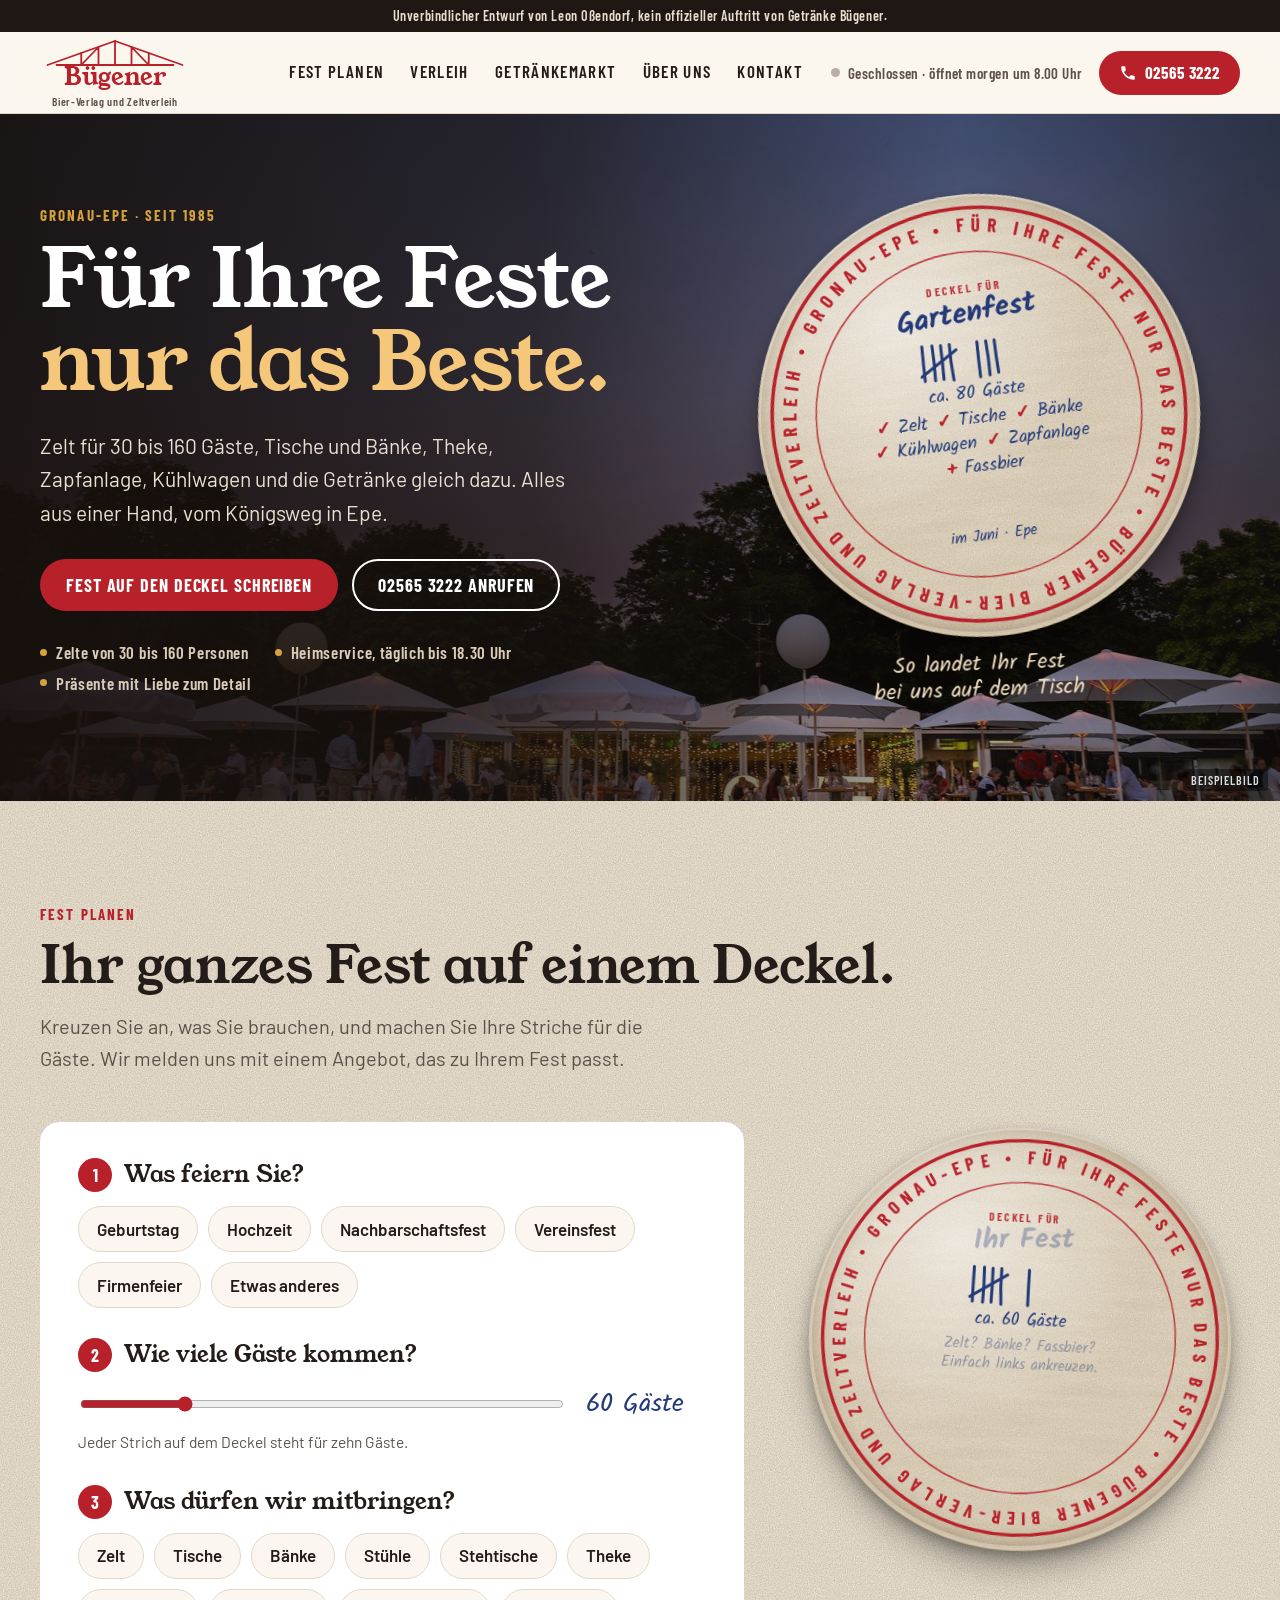
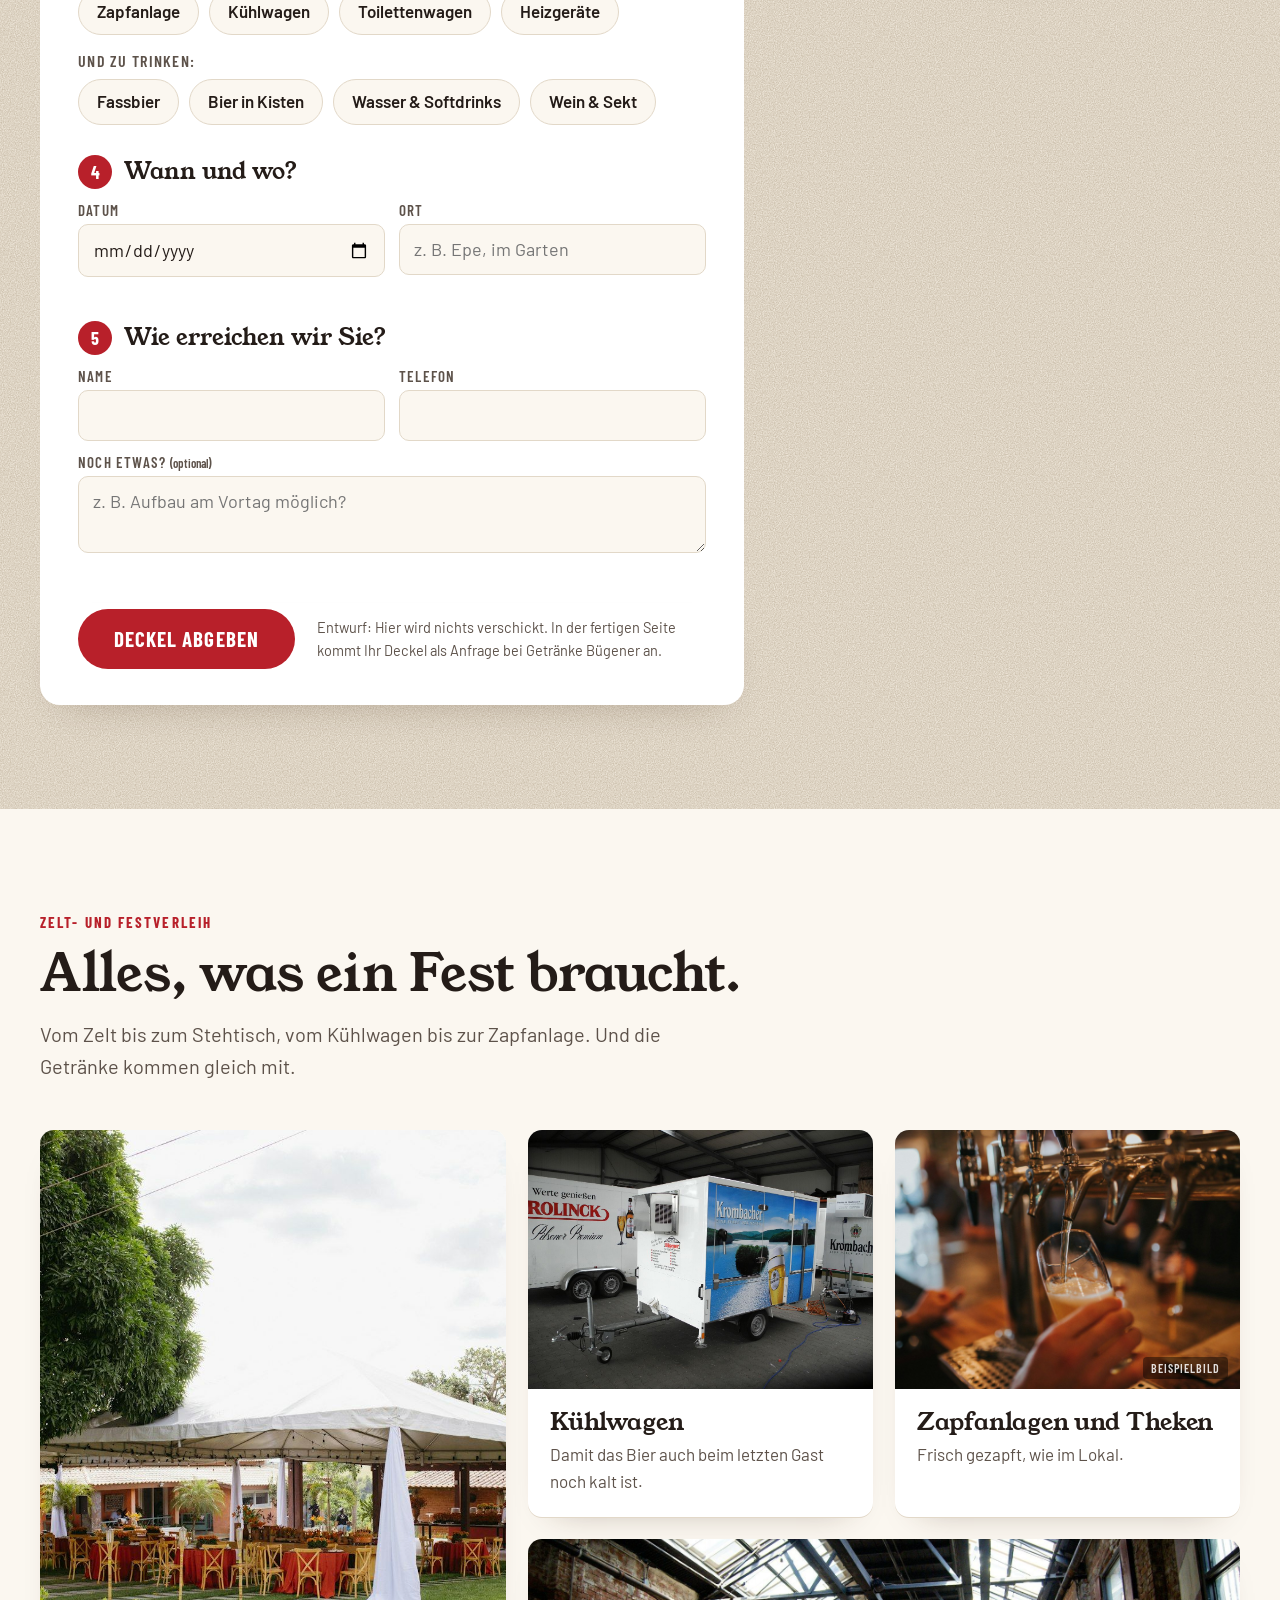
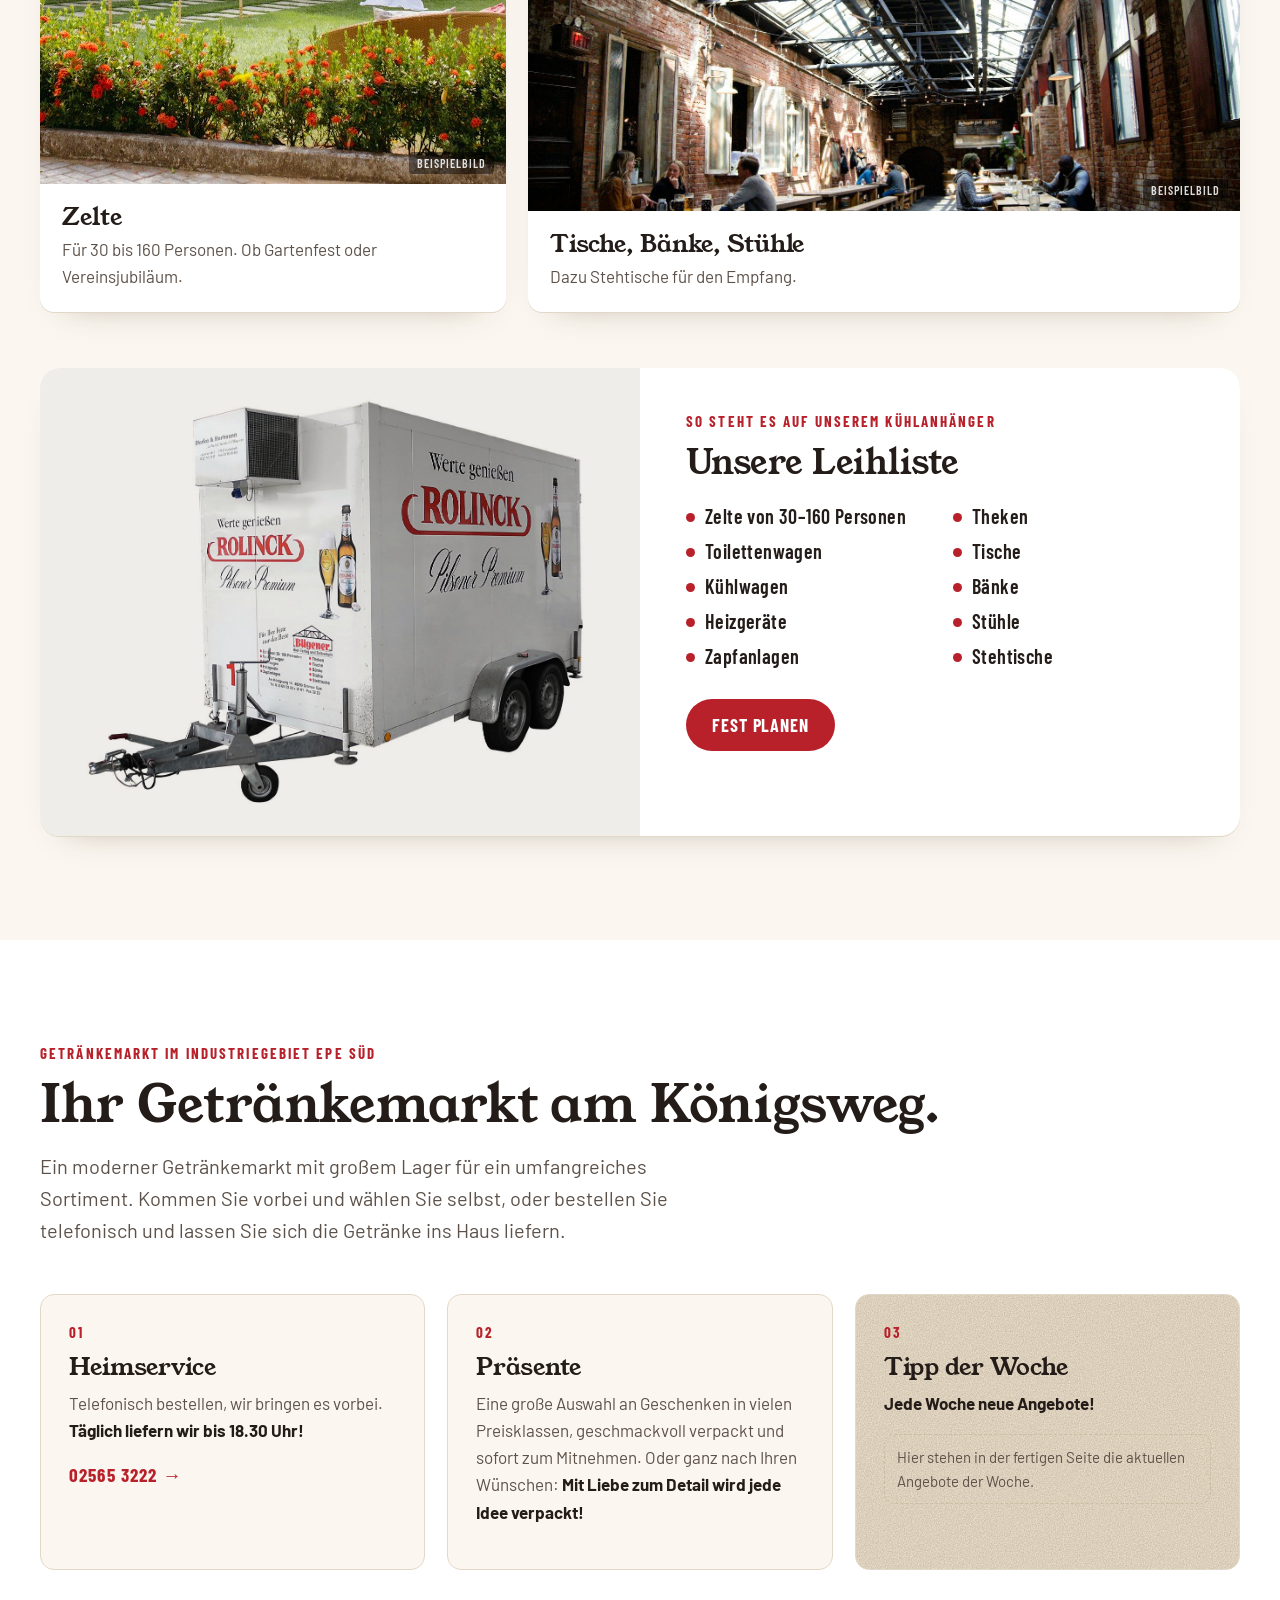
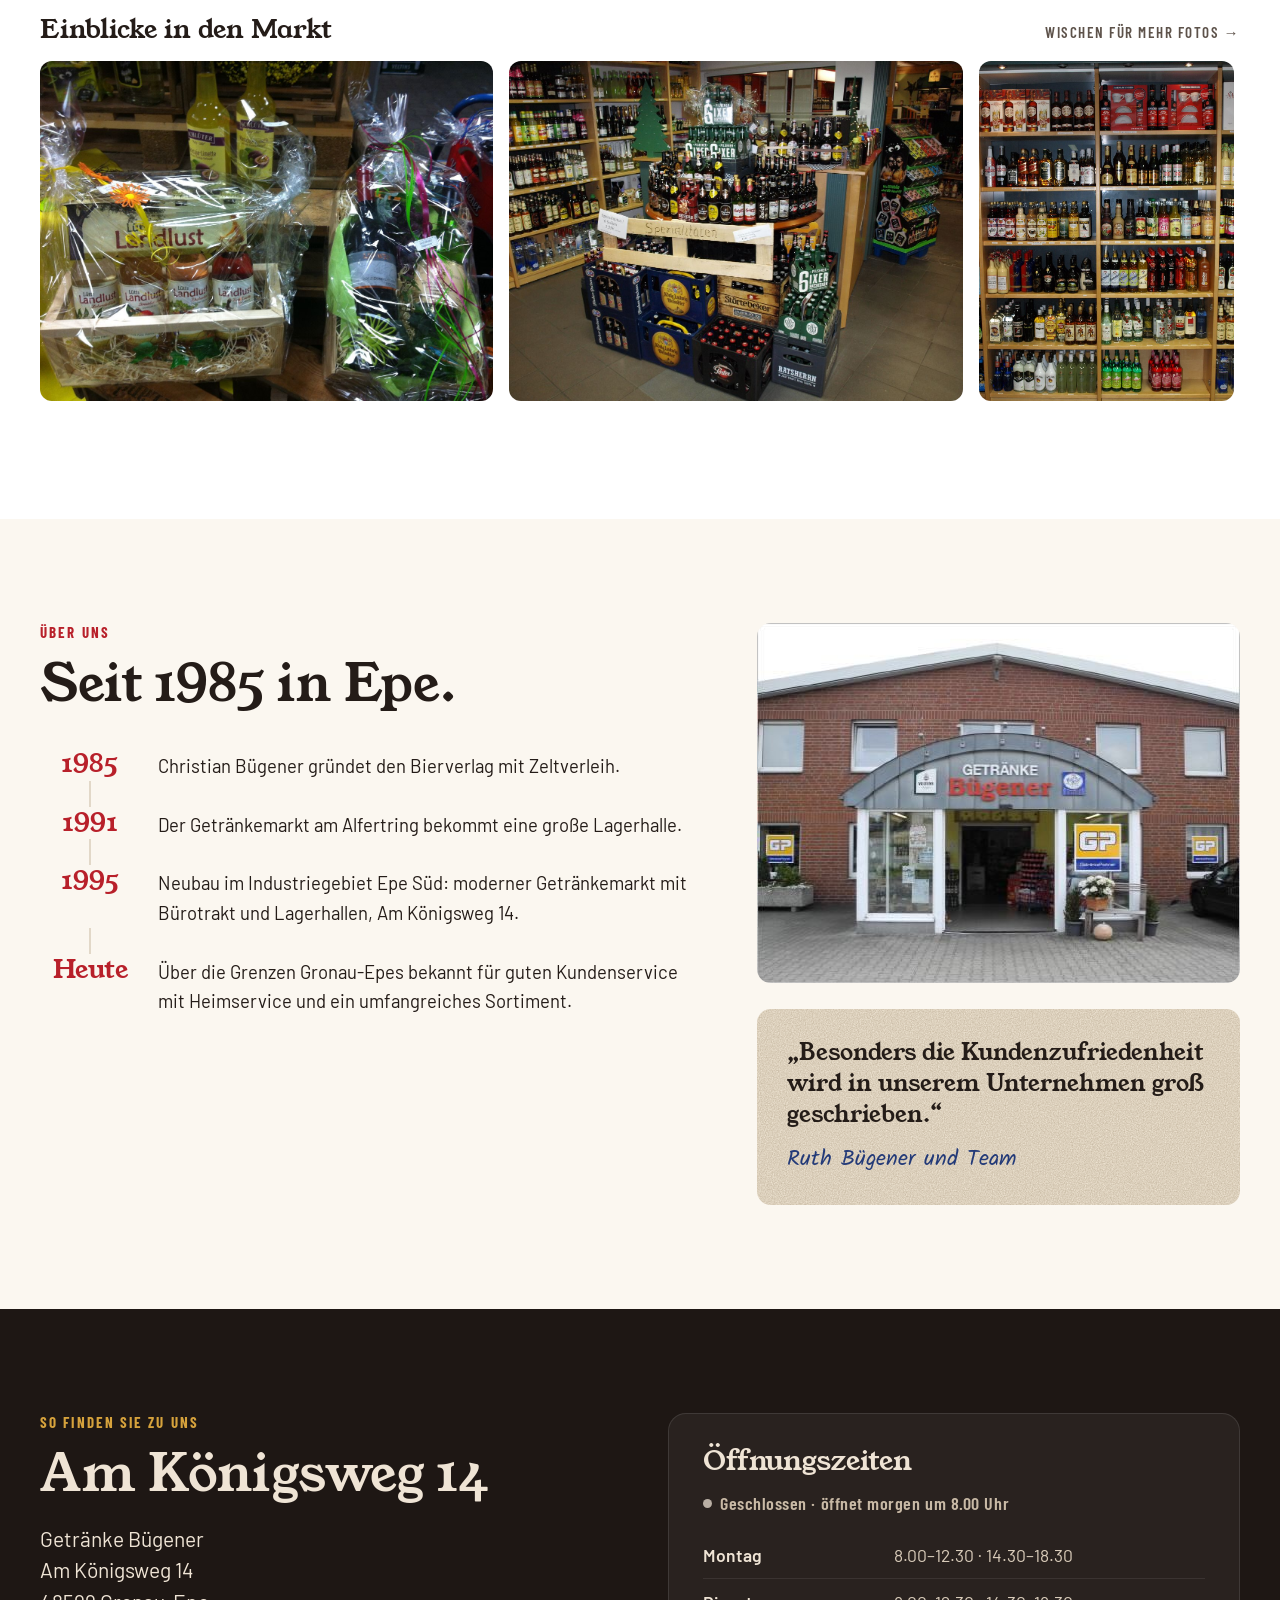
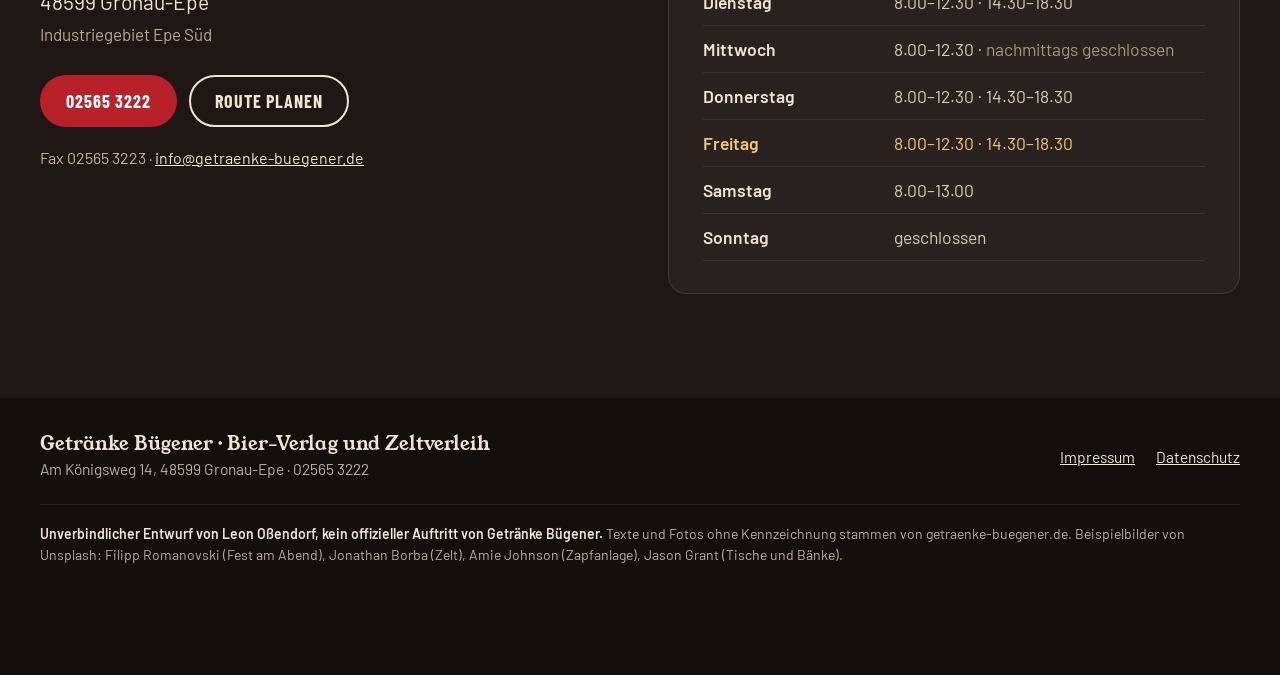
<file: index.html>
<!doctype html>
<html lang="de-DE">
<head>
<meta charset="utf-8">
<meta name="viewport" content="width=device-width, initial-scale=1">
<meta name="robots" content="noindex,nofollow">
<title>Getränke Bügener · Bier-Verlag und Zeltverleih in Gronau-Epe (Entwurf)</title>
<meta name="description" content="Unverbindlicher Entwurf: Zelte für 30 bis 160 Personen, Tische, Bänke, Theken, Zapfanlagen, Kühlwagen und Getränke aus einer Hand. Getränke Bügener, Am Königsweg 14, Gronau-Epe.">
<link rel="preload" href="fonts/youngserif.woff2" as="font" type="font/woff2" crossorigin>
<link rel="preload" href="fonts/kalam-400.woff2" as="font" type="font/woff2" crossorigin>
<link rel="stylesheet" href="css/style.css">
<link rel="icon" href="data:image/svg+xml,%3Csvg xmlns='http://www.w3.org/2000/svg' viewBox='0 0 64 64'%3E%3Ccircle cx='32' cy='32' r='30' fill='%23F3EADB' stroke='%23B8202A' stroke-width='5'/%3E%3Cpath d='M14 34 L32 18 L50 34' fill='none' stroke='%23B8202A' stroke-width='4'/%3E%3Cpath d='M22 44h20' stroke='%23B8202A' stroke-width='4'/%3E%3C/svg%3E">
</head>
<body>

<div class="entwurf-band">Unverbindlicher Entwurf von Leon Oßendorf, kein offizieller Auftritt von Getränke Bügener.</div>

<header class="kopf">
  <div class="wrap kopf-in">
    <a class="logo" href="#top" aria-label="Getränke Bügener, zur Startseite">
      <svg viewBox="0 0 200 74" aria-hidden="true">
        <g fill="none" stroke="currentColor" stroke-width="2.4" stroke-linejoin="round" stroke-linecap="round" class="logo-dach">
          <path d="M10 36 L100 4 L190 36"/>
          <path d="M22 36 H178"/>
          <path d="M100 4 V36 M55 20 V36 M145 20 V36 M55 36 L78 12 M145 36 L122 12 M78 12 V36 M122 12 V36"/>
        </g>
        <text x="100" y="62" text-anchor="middle" class="logo-name">Bügener</text>
      </svg>
      <span class="logo-unter">Bier-Verlag und Zeltverleih</span>
    </a>
    <nav class="nav" aria-label="Hauptnavigation">
      <a href="#deckel">Fest planen</a>
      <a href="#verleih">Verleih</a>
      <a href="#markt">Getränkemarkt</a>
      <a href="#ueber">Über uns</a>
      <a href="#kontakt">Kontakt</a>
    </nav>
    <div class="kopf-rechts">
      <span class="offen" data-offen><i></i><span>Öffnungszeiten</span></span>
      <a class="btn btn-rot btn-klein" href="tel:+4925653222"><svg viewBox="0 0 24 24" aria-hidden="true"><path d="M6.6 10.8a15.1 15.1 0 0 0 6.6 6.6l2.2-2.2c.3-.3.7-.4 1-.2 1.1.4 2.3.6 3.6.6.6 0 1 .4 1 1V20c0 .6-.4 1-1 1A17 17 0 0 1 3 4c0-.6.4-1 1-1h3.5c.6 0 1 .4 1 1 0 1.3.2 2.5.6 3.6.1.3 0 .7-.2 1z" fill="currentColor"/></svg>02565 3222</a>
    </div>
  </div>
</header>

<main id="top">

<!-- HERO -->
<section class="hero">
  <div class="hero-bild" role="img" aria-label="Abendliches Gartenfest mit weißen Schirmen und Zelten"><span class="bsp">Beispielbild</span></div>
  <div class="wrap hero-in">
    <div class="hero-text">
      <p class="kicker">Gronau-Epe · seit 1985</p>
      <h1>Für Ihre Feste <span>nur das Beste.</span></h1>
      <p class="hero-lead">Zelt für 30 bis 160 Gäste, Tische und Bänke, Theke, Zapfanlage, Kühlwagen und die Getränke gleich dazu. Alles aus einer Hand, vom Königsweg in Epe.</p>
      <div class="hero-cta">
        <a class="btn btn-rot" href="#deckel">Fest auf den Deckel schreiben</a>
        <a class="btn btn-hell" href="tel:+4925653222">02565 3222 anrufen</a>
      </div>
      <ul class="hero-punkte">
        <li>Zelte von 30 bis 160 Personen</li>
        <li>Heimservice, täglich bis 18.30 Uhr</li>
        <li>Präsente mit Liebe zum Detail</li>
      </ul>
    </div>
    <div class="hero-deckel">
      <div class="deckel deckel-hero" data-deckel="beispiel" aria-label="Beispiel: ein ausgefüllter Bierdeckel mit Gästezahl und Leihartikeln"></div>
      <p class="hand hero-notiz">So landet Ihr Fest<br>bei uns auf dem Tisch</p>
    </div>
  </div>
</section>

<!-- FESTDECKEL -->
<section class="sektion deckel-sektion" id="deckel">
  <div class="wrap">
    <div class="sektion-kopf">
      <p class="kicker kicker-rot">Fest planen</p>
      <h2>Ihr ganzes Fest auf einem Deckel.</h2>
      <p class="lead">Kreuzen Sie an, was Sie brauchen, und machen Sie Ihre Striche für die Gäste. Wir melden uns mit einem Angebot, das zu Ihrem Fest passt.</p>
    </div>

    <form class="planer" id="planer" novalidate>
      <div class="planer-form">
        <fieldset class="schritt">
          <legend><b>1</b> Was feiern Sie?</legend>
          <div class="chips" data-gruppe="anlass" role="radiogroup">
            <label><input type="radio" name="anlass" value="Geburtstag"><span>Geburtstag</span></label>
            <label><input type="radio" name="anlass" value="Hochzeit"><span>Hochzeit</span></label>
            <label><input type="radio" name="anlass" value="Nachbarschaftsfest"><span>Nachbarschaftsfest</span></label>
            <label><input type="radio" name="anlass" value="Vereinsfest"><span>Vereinsfest</span></label>
            <label><input type="radio" name="anlass" value="Firmenfeier"><span>Firmenfeier</span></label>
            <label><input type="radio" name="anlass" value="Fest"><span>Etwas anderes</span></label>
          </div>
        </fieldset>

        <fieldset class="schritt">
          <legend><b>2</b> Wie viele Gäste kommen?</legend>
          <div class="gaeste">
            <input type="range" id="gaeste" name="gaeste" min="10" max="250" step="10" value="60" aria-describedby="gaeste-wert">
            <output id="gaeste-wert" for="gaeste">60 Gäste</output>
          </div>
          <p class="hinweis" id="gaeste-hinweis">Jeder Strich auf dem Deckel steht für zehn Gäste.</p>
        </fieldset>

        <fieldset class="schritt">
          <legend><b>3</b> Was dürfen wir mitbringen?</legend>
          <div class="chips chips-verleih" data-gruppe="verleih">
            <label><input type="checkbox" name="verleih" value="Zelt"><span>Zelt</span></label>
            <label><input type="checkbox" name="verleih" value="Tische"><span>Tische</span></label>
            <label><input type="checkbox" name="verleih" value="Bänke"><span>Bänke</span></label>
            <label><input type="checkbox" name="verleih" value="Stühle"><span>Stühle</span></label>
            <label><input type="checkbox" name="verleih" value="Stehtische"><span>Stehtische</span></label>
            <label><input type="checkbox" name="verleih" value="Theke"><span>Theke</span></label>
            <label><input type="checkbox" name="verleih" value="Zapfanlage"><span>Zapfanlage</span></label>
            <label><input type="checkbox" name="verleih" value="Kühlwagen"><span>Kühlwagen</span></label>
            <label><input type="checkbox" name="verleih" value="Toilettenwagen"><span>Toilettenwagen</span></label>
            <label><input type="checkbox" name="verleih" value="Heizgeräte"><span>Heizgeräte</span></label>
          </div>
          <p class="unter-legend">Und zu trinken:</p>
          <div class="chips" data-gruppe="getraenke">
            <label><input type="checkbox" name="getraenke" value="Fassbier"><span>Fassbier</span></label>
            <label><input type="checkbox" name="getraenke" value="Bier in Kisten"><span>Bier in Kisten</span></label>
            <label><input type="checkbox" name="getraenke" value="Wasser &amp; Softdrinks"><span>Wasser &amp; Softdrinks</span></label>
            <label><input type="checkbox" name="getraenke" value="Wein &amp; Sekt"><span>Wein &amp; Sekt</span></label>
          </div>
        </fieldset>

        <fieldset class="schritt">
          <legend><b>4</b> Wann und wo?</legend>
          <div class="felder">
            <label class="feld"><span>Datum</span><input type="date" name="datum" id="datum"></label>
            <label class="feld"><span>Ort</span><input type="text" name="ort" id="ort" placeholder="z. B. Epe, im Garten" autocomplete="address-level2"></label>
          </div>
        </fieldset>

        <fieldset class="schritt">
          <legend><b>5</b> Wie erreichen wir Sie?</legend>
          <div class="felder">
            <label class="feld"><span>Name</span><input type="text" name="name" id="name" autocomplete="name"></label>
            <label class="feld"><span>Telefon</span><input type="tel" name="telefon" id="telefon" autocomplete="tel" inputmode="tel"></label>
          </div>
          <label class="feld"><span>Noch etwas? <small>(optional)</small></span><textarea name="nachricht" rows="2" placeholder="z. B. Aufbau am Vortag möglich?"></textarea></label>
        </fieldset>
      </div>

      <aside class="planer-deckel" aria-live="polite">
        <div class="deckel deckel-planer" data-deckel="planer" aria-label="Ihr Deckel mit allen Angaben"></div>
      </aside>

      <div class="planer-abgeben">
        <div class="abgeben">
          <button type="submit" class="btn btn-rot btn-gross">Deckel abgeben</button>
          <p class="entwurf-notiz">Entwurf: Hier wird nichts verschickt. In der fertigen Seite kommt Ihr Deckel als Anfrage bei Getränke Bügener an.</p>
        </div>
        <div class="danke" id="danke" hidden>
          <p class="hand">Danke! Ihr Deckel liegt bei uns auf dem Tisch.</p>
          <p>So würde es auf der fertigen Seite aussehen. Im Entwurf wurde nichts versendet. Lieber sofort sprechen? <a href="tel:+4925653222">02565 3222</a></p>
        </div>
      </div>
    </form>
  </div>
</section>

<!-- VERLEIH -->
<section class="sektion verleih" id="verleih">
  <div class="wrap">
    <div class="sektion-kopf">
      <p class="kicker kicker-rot">Zelt- und Festverleih</p>
      <h2>Alles, was ein Fest braucht.</h2>
      <p class="lead">Vom Zelt bis zum Stehtisch, vom Kühlwagen bis zur Zapfanlage. Und die Getränke kommen gleich mit.</p>
    </div>

    <div class="verleih-grid">
      <figure class="karte karte-gross">
        <div class="karte-bild"><img src="img/bsp-zelt.jpg" alt="Weißes Festzelt mit Tischen auf einer Wiese" loading="lazy" width="1600" height="1067"><span class="bsp">Beispielbild</span></div>
        <figcaption><h3>Zelte</h3><p>Für 30 bis 160 Personen. Ob Gartenfest oder Vereinsjubiläum.</p></figcaption>
      </figure>
      <figure class="karte">
        <div class="karte-bild"><img src="img/kuehlwagen-krombacher.jpg" alt="Kühlanhänger von Getränke Bügener in der Halle" loading="lazy" width="1204" height="903"></div>
        <figcaption><h3>Kühlwagen</h3><p>Damit das Bier auch beim letzten Gast noch kalt ist.</p></figcaption>
      </figure>
      <figure class="karte">
        <div class="karte-bild"><img src="img/bsp-zapfanlage.jpg" alt="Bier wird frisch gezapft" loading="lazy" width="1600" height="1067"><span class="bsp">Beispielbild</span></div>
        <figcaption><h3>Zapfanlagen und Theken</h3><p>Frisch gezapft, wie im Lokal.</p></figcaption>
      </figure>
      <figure class="karte">
        <div class="karte-bild"><img src="img/bsp-garnituren.jpg" alt="Lange Tische und Bänke in einer Festhalle" loading="lazy" width="1600" height="1071"><span class="bsp">Beispielbild</span></div>
        <figcaption><h3>Tische, Bänke, Stühle</h3><p>Dazu Stehtische für den Empfang.</p></figcaption>
      </figure>
    </div>

    <div class="anhaenger">
      <div class="anhaenger-bild">
        <img src="img/kuehlwagen-rolinck.jpg" alt="Kühlanhänger von Getränke Bügener mit Aufschrift" loading="lazy" width="1204" height="963">
      </div>
      <div class="anhaenger-liste">
        <p class="kicker kicker-rot">So steht es auf unserem Kühlanhänger</p>
        <h3>Unsere Leihliste</h3>
        <ul class="leihliste">
          <li>Zelte von 30–160 Personen</li><li>Theken</li>
          <li>Toilettenwagen</li><li>Tische</li>
          <li>Kühlwagen</li><li>Bänke</li>
          <li>Heizgeräte</li><li>Stühle</li>
          <li>Zapfanlagen</li><li>Stehtische</li>
        </ul>
        <a class="btn btn-rot" href="#deckel">Fest planen</a>
      </div>
    </div>
  </div>
</section>

<!-- GETRÄNKEMARKT -->
<section class="sektion markt" id="markt">
  <div class="wrap">
    <div class="sektion-kopf">
      <p class="kicker kicker-rot">Getränkemarkt im Industriegebiet Epe Süd</p>
      <h2>Ihr Getränkemarkt am Königsweg.</h2>
      <p class="lead">Ein moderner Getränkemarkt mit großem Lager für ein umfangreiches Sortiment. Kommen Sie vorbei und wählen Sie selbst, oder bestellen Sie telefonisch und lassen Sie sich die Getränke ins Haus liefern.</p>
    </div>

    <div class="markt-grid">
      <article class="markt-karte">
        <span class="nummer">01</span>
        <h3>Heimservice</h3>
        <p>Telefonisch bestellen, wir bringen es vorbei. <b>Täglich liefern wir bis 18.30 Uhr!</b></p>
        <a href="tel:+4925653222" class="link-pfeil">02565 3222</a>
      </article>
      <article class="markt-karte">
        <span class="nummer">02</span>
        <h3>Präsente</h3>
        <p>Eine große Auswahl an Geschenken in vielen Preisklassen, geschmackvoll verpackt und sofort zum Mitnehmen. Oder ganz nach Ihren Wünschen: <b>Mit Liebe zum Detail wird jede Idee verpackt!</b></p>
      </article>
      <article class="markt-karte markt-tipp">
        <span class="nummer">03</span>
        <h3>Tipp der Woche</h3>
        <p><b>Jede Woche neue Angebote!</b></p>
        <p class="platzhalter">Hier stehen in der fertigen Seite die aktuellen Angebote der Woche.</p>
      </article>
    </div>

    <p class="galerie-hinweis">Einblicke in den Markt <span>Wischen für mehr Fotos →</span></p>
    <div class="galerie" tabindex="0" aria-label="Fotos aus dem Getränkemarkt">
      <figure><img src="img/praesente.jpg" alt="Präsentkörbe, liebevoll verpackt" loading="lazy" width="1204" height="899"></figure>
      <figure><img src="img/markt-spezialitaeten.jpg" alt="Bierspezialitäten im Getränkemarkt" loading="lazy" width="1204" height="903"></figure>
      <figure class="hoch"><img src="img/markt-spirituosen.jpg" alt="Regal mit Spirituosen" loading="lazy" width="903" height="1204"></figure>
      <figure><img src="img/markt-bier.jpg" alt="Bierkästen und Adventsaktion" loading="lazy" width="1204" height="903"></figure>
      <figure class="hoch"><img src="img/markt-wein.jpg" alt="Weinregal mit Holzkisten" loading="lazy" width="903" height="1204"></figure>
      <figure><img src="img/markt-theke.jpg" alt="Theke im Getränkemarkt" loading="lazy" width="1204" height="903"></figure>
      <figure class="hoch"><img src="img/markt-advent.jpg" alt="Weihnachtlich dekorierter Getränkemarkt" loading="lazy" width="903" height="1204"></figure>
    </div>
  </div>
</section>

<!-- ÜBER UNS -->
<section class="sektion ueber" id="ueber">
  <div class="wrap ueber-in">
    <div>
      <p class="kicker kicker-rot">Über uns</p>
      <h2>Seit 1985 in Epe.</h2>
      <ol class="chronik">
        <li><b>1985</b><span>Christian Bügener gründet den Bierverlag mit Zeltverleih.</span></li>
        <li><b>1991</b><span>Der Getränkemarkt am Alfertring bekommt eine große Lagerhalle.</span></li>
        <li><b>1995</b><span>Neubau im Industriegebiet Epe Süd: moderner Getränkemarkt mit Bürotrakt und Lagerhallen, Am Königsweg 14.</span></li>
        <li><b>Heute</b><span>Über die Grenzen Gronau-Epes bekannt für guten Kundenservice mit Heimservice und ein umfangreiches Sortiment.</span></li>
      </ol>
    </div>
    <div class="ueber-seite">
      <figure class="ueber-bild"><img src="img/markt-front.jpg" alt="Eingang von Getränke Bügener am Königsweg" loading="lazy" width="480" height="360"></figure>
      <blockquote class="zitat">
        <p>„Besonders die Kundenzufriedenheit wird in unserem Unternehmen groß geschrieben.“</p>
        <footer class="hand">Ruth Bügener und Team</footer>
      </blockquote>
    </div>
  </div>
</section>

<!-- KONTAKT -->
<section class="sektion kontakt" id="kontakt">
  <div class="wrap kontakt-in">
    <div class="kontakt-karte">
      <p class="kicker">So finden Sie zu uns</p>
      <h2>Am Königsweg 14</h2>
      <p class="adresse">Getränke Bügener<br>Am Königsweg 14<br>48599 Gronau-Epe<br><span>Industriegebiet Epe Süd</span></p>
      <div class="kontakt-knoepfe">
        <a class="btn btn-rot" href="tel:+4925653222">02565 3222</a>
        <a class="btn btn-hell" href="https://www.google.com/maps/search/?api=1&amp;query=Am+K%C3%B6nigsweg+14%2C+48599+Gronau-Epe" target="_blank" rel="noopener">Route planen</a>
      </div>
      <p class="klein">Fax 02565 3223 · <a href="mailto:info@getraenke-buegener.de">info@getraenke-buegener.de</a></p>
    </div>
    <div class="zeiten">
      <h3>Öffnungszeiten</h3>
      <p class="offen offen-gross" data-offen><i></i><span>Öffnungszeiten</span></p>
      <table>
        <tr data-tag="1"><th>Montag</th><td>8.00–12.30 · 14.30–18.30</td></tr>
        <tr data-tag="2"><th>Dienstag</th><td>8.00–12.30 · 14.30–18.30</td></tr>
        <tr data-tag="3"><th>Mittwoch</th><td>8.00–12.30 · <em>nachmittags geschlossen</em></td></tr>
        <tr data-tag="4"><th>Donnerstag</th><td>8.00–12.30 · 14.30–18.30</td></tr>
        <tr data-tag="5"><th>Freitag</th><td>8.00–12.30 · 14.30–18.30</td></tr>
        <tr data-tag="6"><th>Samstag</th><td>8.00–13.00</td></tr>
        <tr data-tag="0"><th>Sonntag</th><td>geschlossen</td></tr>
      </table>
    </div>
  </div>
</section>

</main>

<footer class="fuss">
  <div class="wrap fuss-in">
    <div>
      <p class="fuss-name">Getränke Bügener · Bier-Verlag und Zeltverleih</p>
      <p>Am Königsweg 14, 48599 Gronau-Epe · 02565 3222</p>
    </div>
    <nav aria-label="Rechtliches"><a href="impressum.html">Impressum</a> <a href="datenschutz.html">Datenschutz</a></nav>
  </div>
  <div class="wrap fuss-hinweis">
    <p><b>Unverbindlicher Entwurf von Leon Oßendorf, kein offizieller Auftritt von Getränke Bügener.</b> Texte und Fotos ohne Kennzeichnung stammen von getraenke-buegener.de. Beispielbilder von Unsplash: Filipp Romanovski (Fest am Abend), Jonathan Borba (Zelt), Amie Johnson (Zapfanlage), Jason Grant (Tische und Bänke).</p>
  </div>
</footer>

<nav class="daumenleiste" aria-label="Schnellzugriff">
  <a href="tel:+4925653222"><svg viewBox="0 0 24 24" aria-hidden="true"><path d="M6.6 10.8a15.1 15.1 0 0 0 6.6 6.6l2.2-2.2c.3-.3.7-.4 1-.2 1.1.4 2.3.6 3.6.6.6 0 1 .4 1 1V20c0 .6-.4 1-1 1A17 17 0 0 1 3 4c0-.6.4-1 1-1h3.5c.6 0 1 .4 1 1 0 1.3.2 2.5.6 3.6.1.3 0 .7-.2 1z" fill="currentColor"/></svg>Anrufen</a>
  <a href="#deckel" class="daumen-rot">Fest planen</a>
</nav>

<script src="js/main.js"></script>
</body>
</html>
</file>
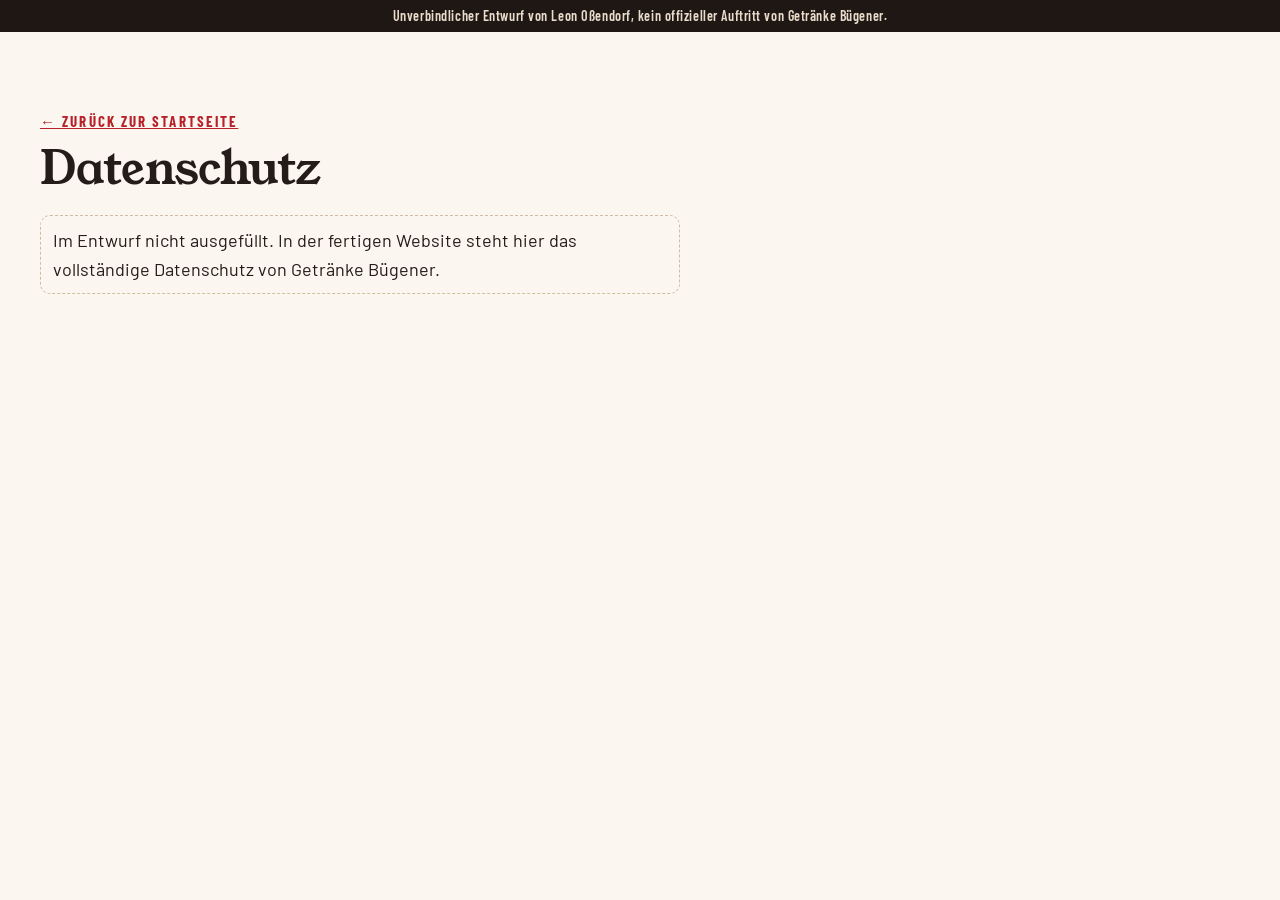
<file: datenschutz.html>
<!doctype html>
<html lang="de-DE">
<head>
<meta charset="utf-8">
<meta name="viewport" content="width=device-width, initial-scale=1">
<meta name="robots" content="noindex,nofollow">
<title>Datenschutz · Getränke Bügener (Entwurf)</title>
<link rel="stylesheet" href="css/style.css">
</head>
<body>
<div class="entwurf-band">Unverbindlicher Entwurf von Leon Oßendorf, kein offizieller Auftritt von Getränke Bügener.</div>
<main class="wrap unterseite">
  <p class="kicker kicker-rot"><a href="index.html">← Zurück zur Startseite</a></p>
  <h1>Datenschutz</h1>
  <p class="platzhalter">Im Entwurf nicht ausgefüllt. In der fertigen Website steht hier das vollständige Datenschutz von Getränke Bügener.</p>
</main>
</body>
</html>
</file>
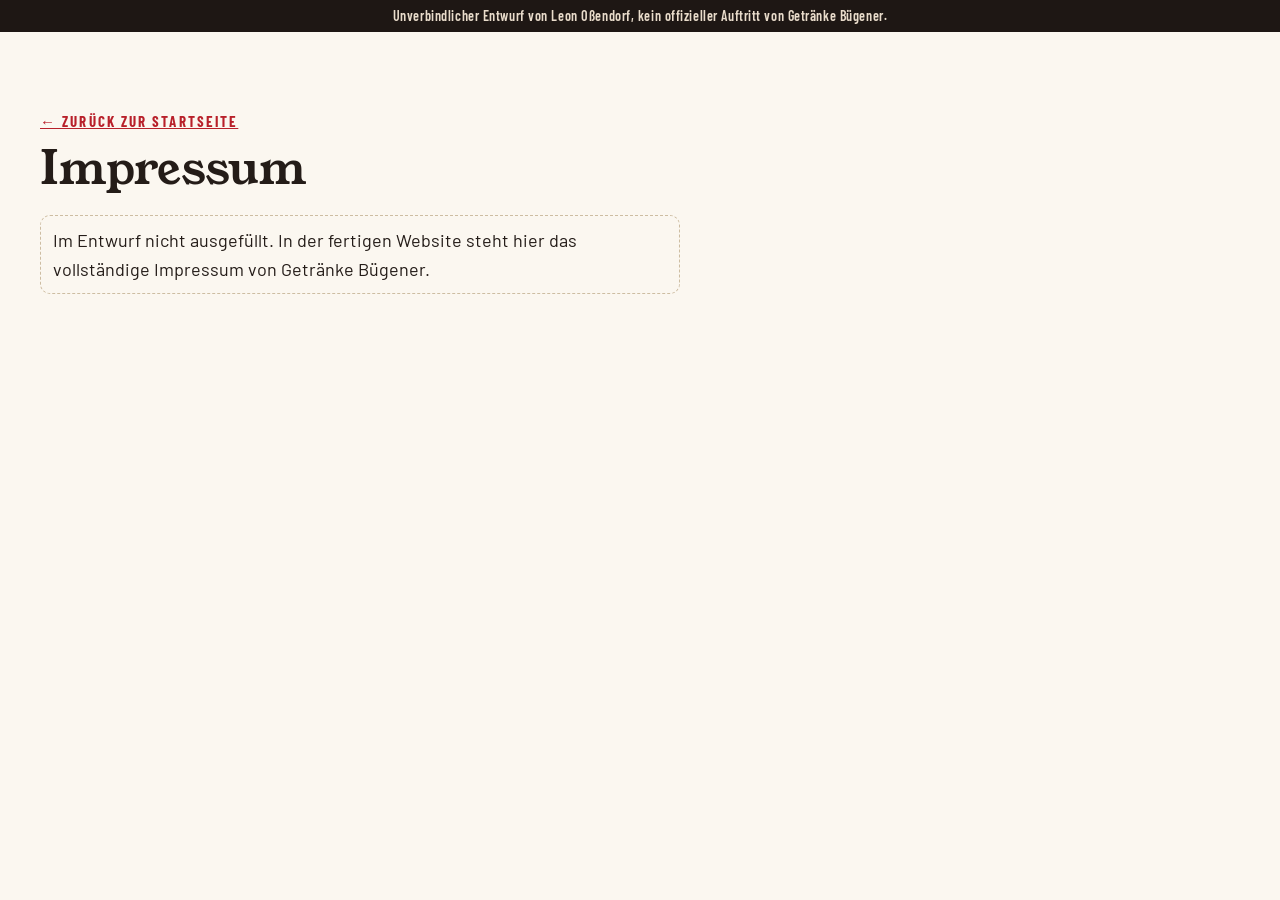
<file: impressum.html>
<!doctype html>
<html lang="de-DE">
<head>
<meta charset="utf-8">
<meta name="viewport" content="width=device-width, initial-scale=1">
<meta name="robots" content="noindex,nofollow">
<title>Impressum · Getränke Bügener (Entwurf)</title>
<link rel="stylesheet" href="css/style.css">
</head>
<body>
<div class="entwurf-band">Unverbindlicher Entwurf von Leon Oßendorf, kein offizieller Auftritt von Getränke Bügener.</div>
<main class="wrap unterseite">
  <p class="kicker kicker-rot"><a href="index.html">← Zurück zur Startseite</a></p>
  <h1>Impressum</h1>
  <p class="platzhalter">Im Entwurf nicht ausgefüllt. In der fertigen Website steht hier das vollständige Impressum von Getränke Bügener.</p>
</main>
</body>
</html>
</file>
<file: css/style.css>
@font-face { font-family: "Young Serif"; src: url("../fonts/youngserif.woff2") format("woff2"); font-weight: 400; font-display: swap; }
@font-face { font-family: "Barlow"; src: url("../fonts/Barlow-Regular.woff2") format("woff2"); font-weight: 400; font-display: swap; }
@font-face { font-family: "Barlow"; src: url("../fonts/Barlow-SemiBold.woff2") format("woff2"); font-weight: 600; font-display: swap; }
@font-face { font-family: "Barlow"; src: url("../fonts/Barlow-Bold.woff2") format("woff2"); font-weight: 700; font-display: swap; }
@font-face { font-family: "Barlow Condensed"; src: url("../fonts/BarlowCondensed-SemiBold.woff2") format("woff2"); font-weight: 600; font-display: swap; }
@font-face { font-family: "Barlow Condensed"; src: url("../fonts/BarlowCondensed-Bold.woff2") format("woff2"); font-weight: 700; font-display: swap; }
@font-face { font-family: "Kalam"; src: url("../fonts/kalam-400.woff2") format("woff2"); font-weight: 400; font-display: swap; }
@font-face { font-family: "Kalam"; src: url("../fonts/kalam-700.woff2") format("woff2"); font-weight: 700; font-display: swap; }

:root {
  --rot: #B8202A; --rot-d: #8E1820; --rot-h: #F6E3DF;
  --papier: #F2E8D7; --papier-d: #E4D6BE;
  --creme: #FBF7F0; --creme-2: #F4EDE1;
  --ink: #241C18; --ink-2: #5D524A; --linie: #E2D8C8;
  --gold: #D6A23C; --nacht: #1E1714;
  --kuli: #233A78;
  --serif: "Young Serif", Georgia, serif;
  --sans: "Barlow", system-ui, sans-serif;
  --cond: "Barlow Condensed", "Barlow", sans-serif;
  --hand: "Kalam", "Comic Sans MS", cursive;
  --rad: 14px;
  --noise: url("data:image/svg+xml,%3Csvg xmlns='http://www.w3.org/2000/svg' width='220' height='220'%3E%3Cfilter id='n'%3E%3CfeTurbulence type='fractalNoise' baseFrequency='.85' numOctaves='3' stitchTiles='stitch'/%3E%3CfeColorMatrix values='0 0 0 0 .35 0 0 0 0 .27 0 0 0 0 .17 0 0 0 .55 0'/%3E%3C/filter%3E%3Crect width='220' height='220' filter='url(%23n)'/%3E%3C/svg%3E");
  --fasern: url("data:image/svg+xml,%3Csvg xmlns='http://www.w3.org/2000/svg' width='400' height='400'%3E%3Cfilter id='f'%3E%3CfeTurbulence type='fractalNoise' baseFrequency='.012 .09' numOctaves='3' seed='7'/%3E%3CfeColorMatrix values='0 0 0 0 .45 0 0 0 0 .35 0 0 0 0 .2 0 0 0 .22 0'/%3E%3C/filter%3E%3Crect width='400' height='400' filter='url(%23f)'/%3E%3C/svg%3E");
}

* { box-sizing: border-box; }
html { scroll-behavior: smooth; scroll-padding-top: 84px; }
body { margin: 0; background: var(--creme); color: var(--ink); font: 400 18px/1.6 var(--sans); -webkit-font-smoothing: antialiased; overflow-x: hidden; }
img { max-width: 100%; display: block; }
a { color: var(--rot); }
h1, h2, h3 { font-family: var(--serif); font-weight: 400; line-height: 1.1; margin: 0; letter-spacing: -.005em; }
h2 { font-size: clamp(32px, 4.4vw, 52px); }
h3 { font-size: 24px; }
p { margin: 0 0 1em; }
.wrap { width: min(1200px, 100% - 40px); margin-inline: auto; }
.hand { font-family: var(--hand); }
.kicker { font: 700 15px/1.2 var(--cond); letter-spacing: .14em; text-transform: uppercase; color: var(--gold); margin: 0 0 14px; }
.kicker-rot { color: var(--rot); }
.lead { font-size: 20px; color: var(--ink-2); max-width: 640px; }
:focus-visible { outline: 3px solid var(--gold); outline-offset: 3px; }

/* Entwurf-Band */
.entwurf-band { background: var(--nacht); color: #E9DCCB; font: 600 14px/1.3 var(--cond); letter-spacing: .04em; text-align: center; padding: 7px 16px; }

/* Buttons */
.btn { display: inline-flex; align-items: center; justify-content: center; gap: 8px; min-height: 52px; padding: 0 24px; border-radius: 999px; font: 700 18px/1 var(--cond); letter-spacing: .05em; text-transform: uppercase; text-decoration: none; border: 2px solid transparent; cursor: pointer; transition: background-color .2s, color .2s, transform .2s; }
.btn svg { width: 18px; height: 18px; }
.btn-rot { background: var(--rot); color: #fff; }
.btn-rot:hover { background: var(--rot-d); }
.btn-hell { background: transparent; color: inherit; border-color: currentColor; }
.btn-hell:hover { background: rgba(255,255,255,.12); }
.btn-klein { min-height: 44px; padding: 0 18px; font-size: 17px; }
.btn-gross { min-height: 60px; padding: 0 34px; font-size: 21px; }

/* Kopf */
.kopf { position: sticky; top: 0; z-index: 30; background: rgba(251,247,240,.94); backdrop-filter: saturate(1.2) blur(10px); border-bottom: 1px solid var(--linie); }
.kopf-in { display: flex; align-items: center; gap: 28px; min-height: 76px; }
.logo { display: flex; flex-direction: column; align-items: center; color: var(--rot); text-decoration: none; width: 150px; flex: none; padding: 6px 0; }
.logo svg { width: 150px; height: auto; display: block; }
.logo-name { font: 400 33px/1 var(--serif); fill: var(--rot); }
.logo-unter { font: 600 11.5px/1 var(--cond); letter-spacing: .06em; color: var(--ink-2); margin-top: 2px; white-space: nowrap; }
.nav { display: flex; gap: 26px; margin-left: auto; }
.nav a { color: var(--ink); text-decoration: none; font: 600 17px/1 var(--cond); letter-spacing: .08em; text-transform: uppercase; padding: 8px 0; border-bottom: 2px solid transparent; }
.nav a:hover { border-color: var(--rot); }
.kopf-rechts { display: flex; align-items: center; gap: 16px; }
.offen { display: inline-flex; align-items: center; gap: 8px; font: 600 15px/1.2 var(--cond); letter-spacing: .03em; color: var(--ink-2); }
.offen i { width: 9px; height: 9px; border-radius: 50%; background: #B9AFA4; flex: none; }
.offen.ja i { background: #2F8F4E; box-shadow: 0 0 0 4px rgba(47,143,78,.16); }
.offen.ja { color: #23703C; }

/* Hero */
.hero { position: relative; color: #fff; background: var(--nacht); overflow: hidden; }
.hero-bild { position: absolute; inset: 0; background: linear-gradient(90deg, rgba(24,17,14,.94) 0%, rgba(24,17,14,.78) 42%, rgba(24,17,14,.35) 75%, rgba(24,17,14,.55) 100%), url("../img/bsp-fest.jpg") center 65% / cover no-repeat; }
.bsp { position: absolute; right: 12px; bottom: 10px; font: 600 12px/1 var(--cond); letter-spacing: .08em; text-transform: uppercase; color: rgba(255,255,255,.85); background: rgba(0,0,0,.45); padding: 5px 8px; border-radius: 4px; }
.hero-in { position: relative; display: grid; grid-template-columns: 1.1fr .9fr; gap: 40px; align-items: center; padding: 80px 0 96px; }
.hero h1 { font-size: clamp(44px, 6.4vw, 84px); line-height: 1.02; margin-bottom: 24px; }
.hero h1 span { display: block; color: #F4C77A; }
.hero-lead { font-size: 21px; color: #EADFD1; max-width: 560px; }
.hero-cta { display: flex; flex-wrap: wrap; gap: 14px; margin: 30px 0 30px; }
.hero-punkte { list-style: none; margin: 0; padding: 0; display: flex; flex-wrap: wrap; gap: 8px 26px; font: 600 17px/1.3 var(--cond); letter-spacing: .04em; color: #D9CBB8; }
.hero-punkte li { display: flex; align-items: center; gap: 9px; }
.hero-punkte li::before { content: ""; width: 7px; height: 7px; background: var(--gold); border-radius: 50%; }
.hero-deckel { position: relative; display: flex; flex-direction: column; align-items: center; }
.hero-notiz { color: #F1DFC2; font-size: 22px; line-height: 1.2; text-align: center; margin: 18px 0 0; transform: rotate(-2deg); }

/* ===== Bierdeckel ===== */
.deckel { --d: 420px; position: relative; width: min(var(--d), 86vw); aspect-ratio: 1; border-radius: 50%; color: var(--kuli);
  background:
    radial-gradient(circle at 34% 28%, rgba(255,255,255,.55) 0, rgba(255,255,255,0) 46%),
    radial-gradient(circle at 50% 50%, rgba(0,0,0,0) 62%, rgba(110,80,40,.18) 70.5%, rgba(80,55,25,.32) 71%),
    var(--noise), var(--fasern),
    var(--papier);
  box-shadow: 0 1px 0 1px #D8C8AC, 0 2px 0 1px #C9B694, 0 22px 40px -12px rgba(0,0,0,.55), 0 6px 14px rgba(0,0,0,.25);
}
.deckel::after { content: ""; position: absolute; inset: 0; border-radius: 50%; box-shadow: inset 0 0 0 2px rgba(255,255,255,.35), inset 0 -3px 8px rgba(90,60,25,.18); pointer-events: none; }
.deckel-ring { position: absolute; inset: 0; width: 100%; height: 100%; }
.deckel-ring .druck { fill: var(--rot); }
.deckel-ring .ringtext { font: 700 17.5px var(--cond); letter-spacing: 3.2px; fill: var(--rot); }
.deckel-inhalt { position: absolute; inset: 20% 20% 20%; container-type: inline-size; display: flex; flex-direction: column; align-items: center; text-align: center; }
.d-label { font: 700 4.4cqi/1 var(--cond); letter-spacing: .22em; text-transform: uppercase; color: var(--rot); opacity: .9; }
.d-anlass { font: 700 11cqi/1.05 var(--hand); max-width: 100%; margin: 4px 0 2px; transform: rotate(-3deg); min-height: 1.1em; }
.d-anlass.lang { font-size: 8.6cqi; }
.d-anlass.leer { color: rgba(35,58,120,.32); }
.d-striche { width: 100%; height: 50px; margin: 2px 0 0; }
.d-striche path { fill: none; stroke: var(--kuli); stroke-width: 3; stroke-linecap: round; }
.d-striche path.neu { stroke-dasharray: 60; stroke-dashoffset: 60; animation: strich .45s ease-out forwards; }
@keyframes strich { to { stroke-dashoffset: 0; } }
.d-gaeste { font: 400 6.8cqi/1 var(--hand); margin-bottom: 1.6cqi; }
.d-liste { list-style: none; margin: 0; padding: 0; display: flex; flex-wrap: wrap; justify-content: center; gap: 0 3.4cqi; font: 400 7cqi/1.3 var(--hand); }
.d-liste.voll { font-size: 6cqi; line-height: 1.25; }
.d-liste li { white-space: nowrap; }
.d-liste li::before { content: "✓ "; color: var(--rot); font-weight: 700; }
.d-liste li.getraenk::before { content: "+ "; }
.d-leer { font: 400 6cqi/1.3 var(--hand); color: rgba(35,58,120,.42); margin-top: 4px; }
.d-fuss { margin-top: auto; font: 400 5.6cqi/1.2 var(--hand); max-width: 82%; }
.deckel-hero { --d: 440px; transform: rotate(-7deg); animation: hinlegen 1s cubic-bezier(.2,.7,.2,1) both .2s; }
@keyframes hinlegen { from { opacity: 0; transform: translateY(-18px) rotate(-13deg) scale(1.04); } to { opacity: 1; transform: rotate(-7deg); } }
@media (prefers-reduced-motion: reduce) { .deckel-hero, .d-striche path.neu { animation: none; stroke-dashoffset: 0; } html { scroll-behavior: auto; } }

/* Sektionen */
.sektion { padding: 104px 0; }
.sektion-kopf { margin-bottom: 48px; }
.sektion-kopf h2 { margin-bottom: 16px; }

/* Planer */
.deckel-sektion { background: var(--creme-2); background-image: var(--noise); background-size: 220px; }
.planer { display: grid; grid-template-columns: minmax(0, 1fr) 440px; column-gap: 56px; align-items: start; }
.planer-form, .planer-abgeben { background: #fff; padding: 36px 38px 6px; border-radius: 20px 20px 0 0; grid-column: 1; grid-row: 1; }
.planer-abgeben { padding: 0 38px 36px; border-radius: 0 0 20px 20px; grid-row: 2; box-shadow: 0 18px 40px -26px rgba(60,35,15,.35); }
.planer-deckel { grid-column: 2; grid-row: 1 / 3; align-self: stretch; }
.planer-deckel .deckel { position: sticky; top: 120px; }
.schritt { border: 0; margin: 0 0 30px; padding: 0; min-width: 0; }
.schritt legend { font: 400 23px/1.2 var(--serif); padding: 0; margin-bottom: 14px; display: flex; align-items: center; gap: 12px; }
.schritt legend b { display: inline-grid; place-items: center; width: 34px; height: 34px; border-radius: 50%; background: var(--rot); color: #fff; font: 700 18px/1 var(--cond); flex: none; }
.unter-legend { font: 600 16px/1 var(--cond); letter-spacing: .08em; text-transform: uppercase; color: var(--ink-2); margin: 18px 0 10px; }
.chips { display: flex; flex-wrap: wrap; gap: 10px; }
.chips label { position: relative; cursor: pointer; }
.chips input { position: absolute; opacity: 0; inset: 0; margin: 0; cursor: pointer; }
.chips span { display: inline-flex; align-items: center; min-height: 46px; padding: 0 18px; border-radius: 999px; border: 1.5px solid var(--linie); background: var(--creme); font: 600 17px/1 var(--sans); color: var(--ink); transition: background-color .18s, border-color .18s, color .18s; }
.chips label:hover span { border-color: #CDBFA9; }
.chips input:checked + span { background: var(--rot); border-color: var(--rot); color: #fff; }
.chips input:focus-visible + span { outline: 3px solid var(--gold); outline-offset: 2px; }
.gaeste { display: flex; align-items: center; gap: 20px; }
.gaeste input[type=range] { flex: 1; accent-color: var(--rot); height: 32px; }
.gaeste output { font: 400 26px/1 var(--hand); color: var(--kuli); min-width: 120px; }
.hinweis { font-size: 15.5px; color: var(--ink-2); margin: 8px 0 0; }
.hinweis.warn { color: var(--rot-d); font-weight: 600; }
.felder { display: grid; grid-template-columns: 1fr 1fr; gap: 14px; }
.feld { display: flex; flex-direction: column; gap: 6px; margin-bottom: 14px; }
.feld > span { font: 600 15px/1 var(--cond); letter-spacing: .08em; text-transform: uppercase; color: var(--ink-2); }
.feld small { text-transform: none; letter-spacing: 0; font-weight: 400; }
.feld input, .feld textarea { font: 400 18px/1.4 var(--sans); color: var(--ink); background: var(--creme); border: 1.5px solid var(--linie); border-radius: 10px; padding: 12px 14px; min-height: 50px; width: 100%; }
.feld input:focus, .feld textarea:focus { outline: none; border-color: var(--rot); background: #fff; }
.abgeben { display: flex; flex-wrap: wrap; align-items: center; gap: 14px 22px; padding-top: 6px; }
.entwurf-notiz { font-size: 14.5px; color: var(--ink-2); margin: 0; flex: 1 1 240px; }
.danke { margin-top: 22px; padding: 20px 22px; border-radius: 12px; background: var(--rot-h); }
.danke .hand { font-size: 24px; color: var(--kuli); margin-bottom: 6px; }
.danke p:last-child { margin: 0; }
.planer-deckel { display: flex; justify-content: center; align-items: flex-start; padding-top: 6px; }
.deckel-planer { transform: rotate(2.5deg); }

/* Verleih */
.verleih-grid { display: grid; grid-template-columns: 1.35fr 1fr 1fr; grid-template-rows: auto auto; gap: 22px; }
.karte { margin: 0; background: #fff; border-radius: var(--rad); overflow: hidden; box-shadow: 0 1px 0 var(--linie), 0 16px 34px -26px rgba(60,35,15,.4); display: flex; flex-direction: column; }
.karte-gross { grid-row: span 2; }
.karte-bild { position: relative; aspect-ratio: 4 / 3; overflow: hidden; }
.karte-gross .karte-bild { aspect-ratio: auto; flex: 1; min-height: 320px; }
.karte-bild img { width: 100%; height: 100%; object-fit: cover; transition: transform .8s cubic-bezier(.2,.7,.2,1); }
.karte:hover .karte-bild img { transform: scale(1.03); }
.karte figcaption { padding: 20px 22px 22px; }
.karte h3 { margin-bottom: 6px; }
.karte p { margin: 0; color: var(--ink-2); font-size: 17px; }
.verleih-grid .karte:nth-child(4) { grid-column: 2 / 4; }
.verleih-grid .karte:nth-child(4) .karte-bild { aspect-ratio: 21 / 8; }
.anhaenger { display: grid; grid-template-columns: 1fr 1fr; gap: 0; margin-top: 56px; background: #fff; border-radius: 20px; overflow: hidden; box-shadow: 0 1px 0 var(--linie), 0 16px 34px -26px rgba(60,35,15,.4); }
.anhaenger-bild { background: #EFEDEA; display: grid; place-items: center; padding: 24px; }
.anhaenger-bild img { mix-blend-mode: multiply; max-height: 420px; width: auto; }
.anhaenger-liste { padding: 44px 46px; }
.anhaenger-liste h3 { font-size: 34px; margin-bottom: 22px; }
.leihliste { list-style: none; margin: 0 0 30px; padding: 0; display: grid; grid-template-columns: 1fr 1fr; gap: 10px 26px; font: 600 20px/1.25 var(--cond); letter-spacing: .02em; }
.leihliste li { display: flex; align-items: baseline; gap: 10px; }
.leihliste li::before { content: ""; width: 9px; height: 9px; border-radius: 50%; background: var(--rot); flex: none; transform: translateY(-2px); }

/* Markt */
.markt { background: #fff; }
.markt-grid { display: grid; grid-template-columns: repeat(3, 1fr); gap: 22px; margin-bottom: 44px; }
.markt-karte { position: relative; background: var(--creme); border-radius: var(--rad); padding: 30px 28px 26px; border: 1px solid var(--linie); }
.markt-karte .nummer { font: 700 15px/1 var(--cond); letter-spacing: .14em; color: var(--rot); display: block; margin-bottom: 14px; }
.markt-karte h3 { margin-bottom: 10px; }
.markt-karte p { color: var(--ink-2); font-size: 17px; }
.markt-karte p b { color: var(--ink); }
.markt-tipp { background: var(--papier); background-image: var(--noise); }
.platzhalter { font-size: 15px !important; border: 1.5px dashed #CDBDA2; border-radius: 10px; padding: 10px 12px; margin: 0; }
.link-pfeil { font: 700 19px/1 var(--cond); letter-spacing: .06em; text-decoration: none; }
.link-pfeil::after { content: " →"; }
.galerie-hinweis { display: flex; justify-content: space-between; align-items: baseline; font: 400 26px/1.2 var(--serif); margin: 0 0 16px; }
.galerie-hinweis span { font: 600 15px/1 var(--cond); letter-spacing: .1em; text-transform: uppercase; color: var(--ink-2); }
.galerie { display: flex; gap: 16px; overflow-x: auto; scroll-snap-type: x mandatory; padding-bottom: 14px; scrollbar-width: thin; }
.galerie figure { margin: 0; flex: none; height: 340px; aspect-ratio: 4 / 3; border-radius: 12px; overflow: hidden; scroll-snap-align: start; }
.galerie figure.hoch { aspect-ratio: 3 / 4; }
.galerie img { width: 100%; height: 100%; object-fit: cover; }

/* Über uns */
.ueber-in { display: grid; grid-template-columns: 1.15fr .85fr; gap: 64px; align-items: start; }
.ueber h2 { margin-bottom: 36px; }
.chronik { list-style: none; margin: 0; padding: 0; position: relative; }
.chronik::before { content: ""; position: absolute; left: 49px; top: 10px; bottom: 44px; width: 2px; background: var(--linie); }
.chronik li { display: grid; grid-template-columns: 100px 1fr; gap: 18px; padding: 0 0 26px; position: relative; }
.chronik b { font: 400 26px/1.1 var(--serif); color: var(--rot); background: var(--creme); text-align: center; position: relative; z-index: 1; padding: 2px 0; }
.chronik span { font-size: 18.5px; padding-top: 3px; }
.ueber-seite { display: flex; flex-direction: column; gap: 26px; }
.ueber-bild { margin: 0; border-radius: var(--rad); overflow: hidden; }
.ueber-bild img { width: 100%; }
.zitat { margin: 0; padding: 28px 30px; background: var(--papier); background-image: var(--noise); border-radius: var(--rad); }
.zitat p { font: 400 23px/1.35 var(--serif); margin-bottom: 12px; }
.zitat footer { color: var(--kuli); font-size: 22px; }

/* Kontakt */
.kontakt { background: var(--nacht); color: #EFE4D5; }
.kontakt-in { display: grid; grid-template-columns: 1fr 1fr; gap: 56px; }
.kontakt h2 { margin-bottom: 20px; }
.adresse { font-size: 21px; line-height: 1.5; }
.adresse span { color: #B9A994; font-size: 17px; }
.kontakt-knoepfe { display: flex; flex-wrap: wrap; gap: 12px; margin: 26px 0 18px; }
.klein { font-size: 16px; color: #C4B5A2; }
.klein a, .kontakt a.btn-hell { color: #EFE4D5; }
.zeiten { background: rgba(255,255,255,.05); border: 1px solid rgba(255,255,255,.1); border-radius: 18px; padding: 32px 34px; }
.zeiten h3 { font-size: 28px; margin-bottom: 10px; }
.offen-gross { font-size: 18px; color: #C9BAA6; margin-bottom: 18px; }
.offen-gross.ja { color: #7DDB9A; }
.zeiten table { width: 100%; border-collapse: collapse; font-size: 17.5px; }
.zeiten th { text-align: left; font-weight: 600; padding: 9px 0; width: 38%; }
.zeiten td { padding: 9px 0; color: #D9CCBA; }
.zeiten td em { font-style: normal; color: #A8977F; }
.zeiten tr { border-bottom: 1px solid rgba(255,255,255,.08); }
.zeiten tr.heute th, .zeiten tr.heute td { color: #F4C77A; }

/* Fuß */
.fuss { background: #140F0D; color: #BBAE9C; padding: 34px 0 110px; font-size: 15.5px; }
.fuss-in { display: flex; flex-wrap: wrap; justify-content: space-between; gap: 18px; align-items: center; }
.fuss p { margin: 0; }
.fuss-name { font: 400 19px/1.3 var(--serif); color: #EFE4D5; }
.fuss nav a { color: #EFE4D5; margin-left: 18px; }
.fuss-hinweis { margin-top: 22px; padding-top: 18px; border-top: 1px solid rgba(255,255,255,.08); font-size: 14px; line-height: 1.5; }
.fuss-hinweis b { color: #EFE4D5; font-weight: 600; }

/* Daumenleiste (Handy) */
.daumenleiste { display: none; }

/* Unterseiten */
.unterseite { padding: 80px 0 120px; min-height: 60vh; }
.unterseite h1 { font-size: 46px; margin-bottom: 20px; }
.unterseite .platzhalter { max-width: 640px; font-size: 18px !important; }

/* ===== Responsive ===== */
@media (max-width: 1080px) {
  .nav { display: none; }
  .kopf-rechts { margin-left: auto; }
  .planer { grid-template-columns: 1fr; }
  .planer-form, .planer-abgeben, .planer-deckel { grid-column: 1; grid-row: auto; }
  .planer-form { border-radius: 20px; padding-bottom: 12px; }
  .planer-deckel { padding: 36px 0 30px; }
  .planer-deckel .deckel { position: relative; top: 0; }
  .planer-abgeben { border-radius: 20px; padding-top: 28px; }
  .verleih-grid { grid-template-columns: 1fr 1fr; }
  .karte-gross { grid-column: 1 / 3; grid-row: auto; }
  .karte-gross .karte-bild { min-height: 0; aspect-ratio: 16 / 9; }
  .verleih-grid .karte:nth-child(4) { grid-column: 1 / 3; }
}
@media (max-width: 860px) {
  body { font-size: 17px; }
  .hero-in { grid-template-columns: 1fr; padding: 48px 0 64px; gap: 44px; }
  .hero-bild { background: linear-gradient(180deg, rgba(24,17,14,.82) 0%, rgba(24,17,14,.88) 55%, rgba(24,17,14,.94) 100%), url("../img/bsp-fest.jpg") center / cover no-repeat; }
  .deckel-hero { --d: 360px; }
  .anhaenger, .ueber-in, .kontakt-in { grid-template-columns: 1fr; }
  .anhaenger-liste { padding: 30px 24px; }
  .markt-grid { grid-template-columns: 1fr; }
  .sektion { padding: 72px 0; }
  .ueber-in, .kontakt-in { gap: 40px; }
}
@media (max-width: 600px) {
  .wrap { width: calc(100% - 32px); }
  .offen:not(.offen-gross) { display: none; }
  .kopf-in { min-height: 64px; gap: 12px; }
  .logo, .logo svg { width: 118px; }
  .logo-unter { font-size: 9.5px; }
  .btn-klein { padding: 0 14px; font-size: 16px; }
  .hero h1 { font-size: 46px; }
  .hero-lead { font-size: 18.5px; }
  .hero-cta .btn { width: 100%; }
  .lead { font-size: 18px; }
  .planer-form { padding: 24px 18px 8px; border-radius: 16px; }
  .planer-abgeben { padding: 22px 18px; border-radius: 16px; }
  .planer-abgeben .btn-gross { width: 100%; }
  .felder { grid-template-columns: 1fr; gap: 0; }
  .chips span { padding: 0 15px; font-size: 16px; min-height: 44px; }
  .gaeste { flex-direction: column; align-items: stretch; gap: 6px; }
  .verleih-grid { grid-template-columns: 1fr; }
  .karte-gross, .verleih-grid .karte:nth-child(4) { grid-column: auto; }
  .verleih-grid .karte:nth-child(4) .karte-bild { aspect-ratio: 4 / 3; }
  .leihliste { grid-template-columns: 1fr; font-size: 19px; }
  .galerie figure { height: 260px; }
  .chronik li { grid-template-columns: 76px 1fr; gap: 12px; }
  .chronik::before { left: 37px; }
  .chronik b { font-size: 21px; }
  .zeiten { padding: 24px 20px; }
  .zeiten th { width: 34%; }
  .zeiten table { font-size: 16px; }
  .daumenleiste { display: grid; grid-template-columns: 1fr 1.3fr; gap: 10px; position: fixed; left: 0; right: 0; bottom: 0; z-index: 40; padding: 10px 12px calc(10px + env(safe-area-inset-bottom)); background: rgba(251,247,240,.96); backdrop-filter: blur(10px); border-top: 1px solid var(--linie); }
  .daumenleiste a { display: flex; align-items: center; justify-content: center; gap: 8px; min-height: 52px; border-radius: 999px; font: 700 18px/1 var(--cond); letter-spacing: .06em; text-transform: uppercase; text-decoration: none; color: var(--rot); border: 2px solid var(--rot); }
  .daumenleiste a svg { width: 18px; height: 18px; }
  .daumenleiste .daumen-rot { background: var(--rot); color: #fff; }
  .fuss { padding-bottom: 120px; }
}
</file>
